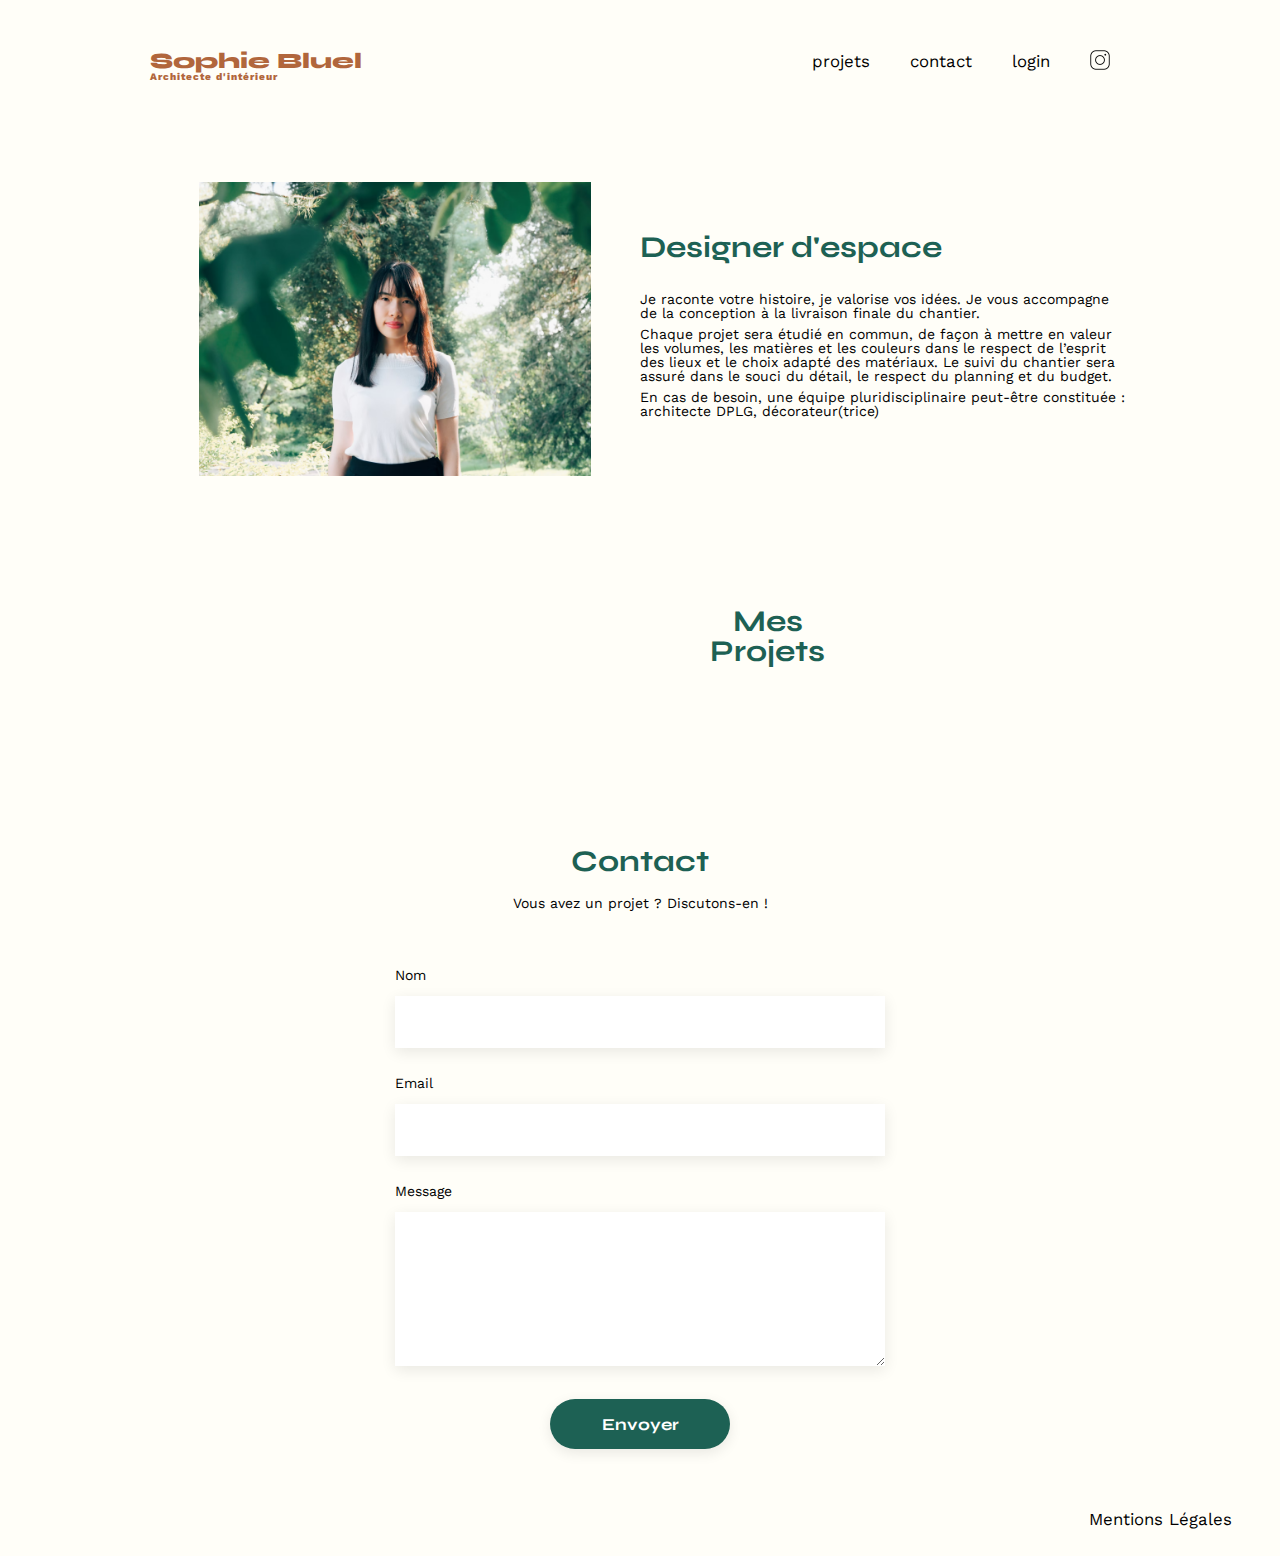
<file: FrontEnd/index.html>
<!DOCTYPE html>
<html lang="fr">
<head>
	<meta charset="UTF-8">
	<title>Sophie Bluel - Architecte d'intérieur</title>
	<meta name="viewport" content="width=device-width, initial-scale=1.0">
	<link rel="preconnect" href="https://fonts.googleapis.com">
	<link rel="preconnect" href="https://fonts.gstatic.com" crossorigin>
	<link href="https://fonts.googleapis.com/css2?family=Syne:wght@700;800&family=Work+Sans&display=swap" rel="stylesheet">
	<meta name="description" content="">
	<link rel="stylesheet" href="./assets/style.css">
	<script src="scripts/index.js" defer></script>
</head>
<body>
<header>
	<h1>Sophie Bluel <span>Architecte d'intérieur</span></h1>
	<nav>
		<ul>
			<li><a href="#portfolio">projets</a></li>
			<li><a href="#contact">contact</a></li>
			<li><a href="logIn.html">login</a></li>
			<li><img src="./assets/icons/instagram.png" alt="Instagram"></li>
		</ul>
	</nav>
</header>
<main>
	<section id="introduction">
		<figure>
			<img src="./assets/images/sophie-bluel.png" alt="">
		</figure>
		<article>
			<h2>Designer d'espace</h2>
			<p>Je raconte votre histoire, je valorise vos idées. Je vous accompagne de la conception à la livraison finale du chantier.</p>
			<p>Chaque projet sera étudié en commun, de façon à mettre en valeur les volumes, les matières et les couleurs dans le respect de l’esprit des lieux et le choix adapté des matériaux. Le suivi du chantier sera assuré dans le souci du détail, le respect du planning et du budget.</p>
			<p>En cas de besoin, une équipe pluridisciplinaire peut-être constituée : architecte DPLG, décorateur(trice)</p>
		</article>
	</section>
	<section id="portfolio">
		<div class="title">
			<h2>Mes Projets</h2>
		</div>
		<div class="filterButtons"></div>
		<div id="gallery" class="gallery"></div>
	</section>
	<section id="contact">
		<h2>Contact</h2>
		<p>Vous avez un projet ? Discutons-en !</p>
		<form action="#" method="post">
			<label for="name">Nom</label>
			<input type="text" name="name" id="name">
			<label for="email">Email</label>
			<input type="email" name="email" id="email">
			<label for="message">Message</label>
			<textarea name="message" id="message" cols="30" rows="10"></textarea>
			<input type="submit" value="Envoyer">
		</form>
	</section>
</main>

<footer>
	<nav>
		<ul>
			<li>Mentions Légales</li>
		</ul>
	</nav>
</footer>
</body>
</html>
</file>
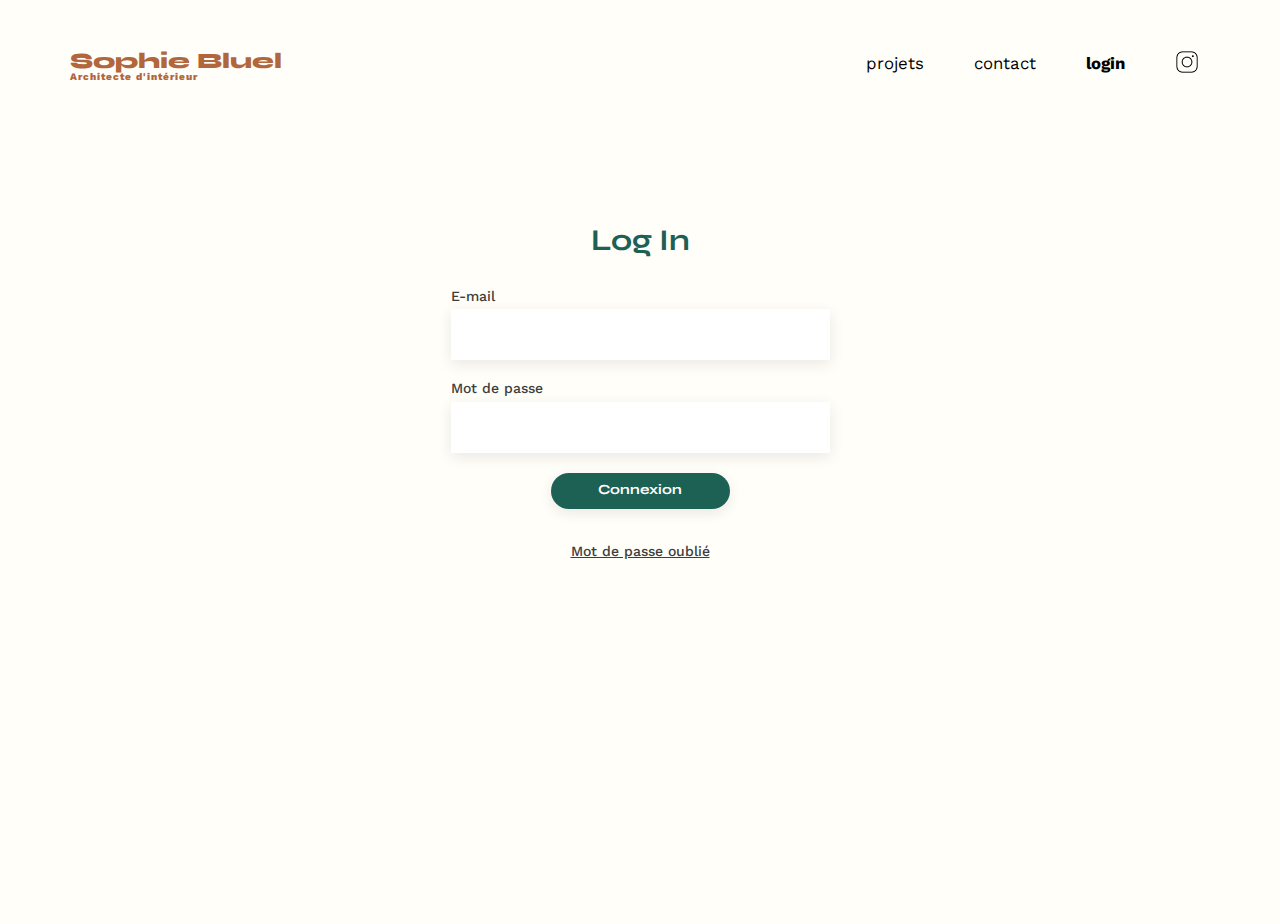
<file: FrontEnd/logIn.html>
<!DOCTYPE html>
<html lang="fr">

<head>
    <meta charset="UTF-8">
    <meta name="viewport" content="width=device-width, initial-scale=1.0">
    <title>log in</title>
    <link rel="preconnect" href="https://fonts.googleapis.com">
    <link rel="preconnect" href="https://fonts.gstatic.com" crossorigin>
    <link href="https://fonts.googleapis.com/css2?family=Syne:wght@700;800&family=Work+Sans&display=swap"
        rel="stylesheet">
    <meta name="description" content="">
    <link rel="stylesheet" href="assets/login.css">
    <script src="./scripts/user.js" type="module" defer></script>
</head>

<body>
    <header>
        <h1>Sophie Bluel <span>Architecte d'intérieur</span></h1>
        <nav>
            <ul>
                <li><a href="index.html#portfolio">projets</a></li>
                <li><a href="index.html#contact">contact</a></li>
                <li class="bold"><a href="#">login</a></li>
                <li><img src="./assets/icons/instagram.png" alt="Instagram"></li>
            </ul>
        </nav>
    </header>
    <div class="login">
        <form action="#" method="post" class="loginForm">
            <h2>Log In</h2>
            <p class="email">E-mail</p>
            <input type="email" name="email">
            <p class="mdp">Mot de passe</p>
            <input type="password" name="password"><br>
            <p id="error">identifiant incorrect</p>
            <div class="cnx">
                <input type="submit" value="Connexion"><br>
                <a href="#">Mot de passe oublié</a>
            </div>
        </form>
    </div>
    <footer>
        <p class="mentions">Mentions légales</p>
    </footer>
</body>

</html>
</file>
<file: FrontEnd/assets/style.css>
/* http://meyerweb.com/eric/tools/css/reset/
   v2.0 | 20110126
   License: none (public domain)
*/

html,
body,
div,
span,
applet,
object,
iframe,
h1,
h2,
h3,
h4,
h5,
h6,
p,
blockquote,
pre,
a,
abbr,
acronym,
address,
big,
cite,
code,
del,
dfn,
em,
img,
ins,
kbd,
q,
s,
samp,
small,
strike,
strong,
sub,
sup,
tt,
var,
b,
u,
i,
center,
dl,
dt,
dd,
ol,
ul,
li,
fieldset,
form,
label,
legend,
table,
caption,
tbody,
tfoot,
thead,
tr,
th,
td,
article,
aside,
canvas,
details,
embed,
figure,
figcaption,
footer,
header,
hgroup,
menu,
nav,
output,
ruby,
section,
summary,
time,
mark,
audio,
video {
	margin: 0;
	padding: 0;
	border: 0;
	font-size: 100%;
	font: inherit;
	vertical-align: baseline;
}

/* HTML5 display-role reset for older browsers */
article,
aside,
details,
figcaption,
figure,
footer,
header,
hgroup,
menu,
nav,
section {
	display: block;
}

body {
	line-height: 1;
}

ol,
ul {
	list-style: none;
}

blockquote,
q {
	quotes: none;
}

blockquote:before,
blockquote:after,
q:before,
q:after {
	content: '';
	content: none;
}

table {
	border-collapse: collapse;
	border-spacing: 0;
}

/** end reset css**/
body {
	margin: auto;
	font-family: 'Work Sans';
	font-size: 14px;
	background: #FFFEF8;

}

/* barre edition mode */

.bar-edition {
	height: 59px;
	gap: 0px;
	opacity: 0px;
	display: flex;
	justify-content: center;
	align-items: center;
	position: relative;
	top: 0;
	background: #000;
}

.bar-edition .fa-pen-to-square {
	width: 15.58px;
	height: 15.58px;
	top: 2px;
	gap: 0px;
	opacity: 0px;
	color: #ffffff;


}

.bar-edition p {
	font-family: 'Work Sans';
	font-size: 16px;
	font-weight: 400;
	line-height: 18.77px;
	text-align: center;
	color: #ffffff;
}

header {
	display: flex;
	justify-content: space-between;
	margin: 50px 0;
	padding: 0px 150px 0px 150px;

}

section {
	margin: 50px 0
}

h1 {
	display: flex;
	flex-direction: column;
	font-family: 'Syne';
	font-size: 22px;
	font-weight: 800;
	color: #B1663C
}

h1>span {
	font-family: 'Work Sans';
	font-size: 10px;
	letter-spacing: 0.1em;
	;
}

h2 {
	font-family: 'Syne';
	font-weight: 700;
	font-size: 30px;
	color: #1D6154
}

li a {
	color: inherit;
	text-decoration: none;
}

nav ul {
	display: flex;
	align-items: center;
	list-style-type: none;

}

nav li {
	padding: 0 20px;
	font-size: 1.2em;
}

li:hover,
li a:hover {
	font-weight: bold;


}

nav li img {
	width: 20px;
	height: 20px;
}

main {
	padding: 0px 150px 0px 150px;
	margin-top: 100px;
}

#introduction {
	display: flex;
	align-items: center;
}

#introduction figure {
	flex: 1
}

#introduction img {
	display: block;
	margin: auto;
	width: 80%;
}

#introduction article {
	flex: 1
}

#introduction h2 {
	margin-bottom: 1em;
}

#introduction p {
	margin-bottom: 0.5em;
}

#portfolio h2 {
	text-align: center;


}

.gallery {
	width: 100%;
	display: grid;
	grid-template-columns: 1fr 1fr 1fr;
	grid-column-gap: 20px;
	grid-row-gap: 20px;
}

.gallery img {
	width: 100%;

}

#contact {
	width: 50%;
	margin: auto;
}

#contact>* {
	text-align: center;

}

#contact h2 {
	margin-bottom: 20px;
}

#contact form {
	text-align: left;
	margin-top: 30px;
	display: flex;
	flex-direction: column;
}

#contact input {
	height: 50px;
	font-size: 1.2em;
	border: none;
	box-shadow: 0px 4px 14px rgba(0, 0, 0, 0.09);
}

#contact input[type="submit"]:hover {
	background: #0E2F28;
	cursor: pointer;

}

#contact label {
	margin: 2em 0 1em 0;
}

#contact textarea {
	border: none;
	box-shadow: 0px 4px 14px rgba(0, 0, 0, 0.09);
}

input[type="submit"] {
	font-family: 'Syne';
	font-weight: 700;
	color: white;
	background-color: #1D6154;
	margin: 2em auto;
	width: 180px;
	text-align: center;
	border-radius: 60px;
}

footer nav ul {
	display: flex;
	justify-content: flex-end;
	margin: 2em
}

.title {
	display: flex;
	align-items: center;
	padding-left: 560px;
	padding-right: 350px;
	margin-bottom: 80px;
	margin-top: 130px;
}

#portfolio .fa-pen-to-square {
	margin-left: 20px;
}

#portfolio a {
	margin-left: 8px;
	text-decoration: none;
	color: #000;
}


/* boutons filtre */
.filterButtons {
	display: flex;
	justify-content: center;
	gap: 10px;
	margin-bottom: 50px;
}

.btnFilter {

	font-family: "Syne";
	font-size: 16px;
	font-weight: 700;
	border-radius: 60px;
	border: 1px;
	opacity: 0px;
	text-align: center;
	color: #1D6154;
	border: 1px solid #1D6154;
	background: #ffffff;
}

.button-selected {
	background-color: #1D6154;
	color: white;
}

.btn-tous {
	width: 100px;
	height: 37px;

}

#btnFilter-1 {
	width: 100px;
	height: 37px;
}

#btnFilter-2 {
	width: 157px;
	height: 37px;
}

#btnFilter-3 {
	width: 198px;
	height: 37px;

}

.btnFilter:hover {
	background: #1D6154;
	color: #ffffff;
}

/********************* fenetre modal *********************/
.modal-container {
	display: none;
	position: fixed;
	top: 0;
	width: 100vw;
	height: 100vh;
	max-width: 100%;
}

.modal-container.active {
	display: block;
}

.overlay {
	position: absolute;
	width: 100%;
	height: 100%;
	background: #0000004D;
}

.modal {
	width: 570px;
	height: 610px;
	border-radius: 10px;
	max-width: 630px;
	min-width: 300px;
	padding: 30px;
	background: #ffffff;
	position: absolute;
	top: 50%;
	left: 50%;
	display: flex;
	flex-direction: column;
	justify-content: center;
	align-items: center;
	transform: translate(-50%, -50%);
}

#close-modal {
	position: fixed;
	right: 40px;
	top: 40px;
	width: 24px;
	height: 24px;
	padding: 6px 5.99px 5.99px 6px;
	gap: 0px;
	opacity: 0px;
	display: flex;
	justify-content: center;
	align-items: center;
	background: #ffffff;
	border: 0;
	cursor: pointer;
}

.modal h2 {
	width: 173px;
	height: 30px;
	margin-top: 25px;
	font-family: 'Work Sans';
	font-size: 26px;
	font-weight: 400;
	line-height: 30.5px;
	text-align: center;
	color: #000000;


}

.grid-photo {
	position: relative;
	width: 72%;
	height: 70%;
	margin: 40px;
	display: grid;
	grid-template-columns: repeat(5, 1fr);
	grid-template-rows: 1fr 1fr 1fr 50px;
	gap: 30px 10px;
	border-bottom: 1px solid#B3B3B3;
}


.grid-photo img {
	max-width: 100%;
	max-height: 100%;
	object-fit: cover;
}

.grid-photo div {
	display: flex;
	justify-content: end;
}

.delete-icon {
	position: absolute;
	display: flex;
	justify-content: center;
	align-items: center;
	cursor: pointer;
	font-size: 10px;
	width: 17px;
	height: 17px;
	margin: 5px;
	gap: 0px;
	border-radius: 2px;
	opacity: 0px;
	color: #ffffff;
	background: #000;

}


#addphoto {
	width: 237px;
	height: 36px;
	top: 1267px;
	left: 600px;
	gap: 0px;
	border: 0;
	border-radius: 60px;
	opacity: 0px;
	font-family: Syne;
	font-size: 14px;
	font-weight: 700;
	line-height: 16.8px;
	text-align: center;
	cursor: pointer;
	background: #1D6154;
	color: #ffffff;
}

/* fenetre modal ajout photo  */

.modal-container-add-photo {
	display: none;
	position: fixed;
	top: 0;
	width: 100vw;
	height: 100vh;
	max-width: 100%;
}

.modal-container-add-photo.active {
	display: block;
}


#close-modal-add {
	position: fixed;
	right: 40px;
	top: 25px;
	width: 24px;
	height: 24px;
	padding: 6px 5.99px 5.99px 6px;
	gap: 0px;
	opacity: 0px;
	font-size: 10px;
	display: flex;
	justify-content: center;
	align-items: center;
	background: #ffffff;
	border: 0;
	cursor: pointer;
}

.container-add-newphoto {
	width: 75%;
	height: 90%;
	display: flex;
	flex-direction: column;
	justify-content: center;
	align-items: center;


}

.separationbar {
	border-bottom: 1px solid #B3B3B3;
	width: 100%;
	height: 2px;
	margin-top: 50px;
}

.container-newphoto {
	width: 420px;
	height: 169px;
	margin-top: 5px;
	margin-bottom: 20px;
	border-radius: 3px;
	display: flex;
	flex-direction: column;
	justify-content: center;
	align-items: center;
	gap: 10px;
	background: #E8F1F6;
}

.container-newphoto img {
	max-width: 420px;
	height: 169px;

}

.visu-photo.active {
	display: none;
}

.visu-photo {
	width: 100%;
	height: 100%;
	border-radius: 3px;
	display: flex;
	flex-direction: column;
	justify-content: center;
	align-items: center;
	gap: 10px;
	background: #E8F1F6;
}

.visu-photo p {
	font-family: 'Work Sans';
	font-size: 10px;
	font-weight: 400;
	line-height: 11.73px;
	margin-bottom: 15px;
	text-align: center;
	color: #444444;

}

#browse-button {
	width: 173px;
	height: 36px;
	gap: 0px;
	border-radius: 50px;
	opacity: 0px;
	cursor: pointer;
	background: #CBD6DC;
	font-family: 'Work Sans';
	font-size: 14px;
	font-weight: 500;
	line-height: 16.42px;
	text-align: center;
	border: 0;
	color: #306685;

}

.fa-image {
	top: 799px;
	left: 681px;
	padding: 9.5px 3.93px 6.88px 3.93px;
	margin-top: 15px;
	gap: 0px;
	opacity: 0px;
	font-size: 68px;
	padding: 0;
	color: #B9C5CC;


}

form {
	width: 100%;
	height: 100%;
	display: flex;
	flex-direction: column;
}

#valide-photo {
	width: 237px;
	height: 36px;
	border: 0;
	margin-top: 30px;
	margin-bottom: 0;
	border-radius: 60px;
	opacity: 0px;
	font-family: "Syne";
	font-size: 14px;
	font-weight: 700;
	line-height: 16.8px;
	text-align: center;
	cursor: pointer;
	background: #A7A7A7;
	color: #ffffff;
	cursor: not-allowed;
}

#valide-photo.enabled {
	background-color: #1D6154;
	color: white;
	cursor: pointer;
}


#return-modal {
	position: fixed;
	left: 40px;
	top: 25px;
	width: 24px;
	height: 24px;
	padding: 6px 5.99px 5.99px 6px;
	gap: 0px;
	opacity: 0px;
	display: flex;
	justify-content: center;
	align-items: center;
	background: #ffffff;
	border: 0;
	cursor: pointer;
}

#category {
	width: 420px;
	height: 51px;
	padding: 0 10px;
	border: 0;
	cursor: pointer;
	background: #FFFFFF;
	color: gray;
	box-shadow: 0px 4px 14px 0px #00000017;

}

#title {
	width: 420px;
	height: 51px;
	top: 1011px;
	left: 510px;
	gap: 0px;
	opacity: 0px;
	border: 0;
	outline: none;
	background: #FFFFFF;
	box-shadow: 0px 4px 14px 0px #00000017;


}

label[for="title"] {
	width: 32px;
	height: 16px;
	margin-bottom: 10px;
	margin-top: 5px;
	gap: 0px;
	opacity: 0px;
	font-family: 'Work Sans';
	font-size: 14px;
	font-weight: 600;
	line-height: 16.42px;
	text-align: left;
	color: #3D3D3D;


}

label[for="category"] {
	width: 65px;
	height: 16px;
	margin-bottom: 10px;
	margin-top: 25px;
	gap: 0px;
	opacity: 0px;
	font-family: 'Work Sans';
	font-size: 14px;
	font-weight: 600;
	line-height: 16.42px;
	text-align: left;
	color: #3D3D3D;


}

.container-add-newphoto h2 {
	font-family: 'Work Sans';
	font-size: 26px;
	font-weight: 400;
	line-height: 30.5px;
	text-align: center;
	margin-bottom: 30px;
}
</file>
<file: FrontEnd/assets/login.css>
/* http://meyerweb.com/eric/tools/css/reset/
   v2.0 | 20110126
   License: none (public domain)
*/

html,
body,
div,
span,
applet,
object,
iframe,
h1,
h2,
h3,
h4,
h5,
h6,
p,
blockquote,
pre,
a,
abbr,
acronym,
address,
big,
cite,
code,
del,
dfn,
em,
img,
ins,
kbd,
q,
s,
samp,
small,
strike,
strong,
sub,
sup,
tt,
var,
b,
u,
i,
center,
dl,
dt,
dd,
ol,
ul,
li,
fieldset,
form,
label,
legend,
table,
caption,
tbody,
tfoot,
thead,
tr,
th,
td,
article,
aside,
canvas,
details,
embed,
figure,
figcaption,
footer,
header,
hgroup,
menu,
nav,
output,
ruby,
section,
summary,
time,
mark,
audio,
video {
    margin: 0;
    padding: 0;
    border: 0;
    font-size: 100%;
    font: inherit;
    vertical-align: baseline;
}

/* HTML5 display-role reset for older browsers */
article,
aside,
details,
figcaption,
figure,
footer,
header,
hgroup,
menu,
nav,
section {
    display: block;
}

body {
    line-height: 1;
}

ol,
ul {
    list-style: none;
}

blockquote,
q {
    quotes: none;
}

blockquote:before,
blockquote:after,
q:before,
q:after {
    content: '';
    content: none;
}

table {
    border-collapse: collapse;
    border-spacing: 0;
}

body {
    max-width: 1140px;
    margin: auto;
    font-family: 'Work Sans';
    font-size: 14px;
    background: #FFFEF8;

}

header {
    display: flex;
    justify-content: space-between;
    margin: 50px 0
}

section {
    margin: 50px 0
}

h1 {
    display: flex;
    flex-direction: column;
    font-family: 'Syne';
    font-size: 22px;
    font-weight: 800;
    color: #B1663C
}

h1>span {
    font-family: 'Work Sans';
    font-size: 10px;
    letter-spacing: 0.1em;
    ;
}

.bold a {
    font-weight: bold;
}

li a {
    color: inherit;
    text-decoration: none;
}

nav ul {
    display: flex;
    align-items: center;
    list-style-type: none;
    gap: 30px;

}

nav li {
    padding: 0 10px;
    font-size: 1.2em;
}

li:hover,
li a:hover {
    font-weight: bold;
}



nav li img {
    width: 22px;
    height: 22px;
    padding: 1px 1.65px 1.65px 1px;
    gap: 0px;
    opacity: 0px;

}

h2 {
    width: 100px;
    height: 36px;
    top: 242px;
    left: 669px;
    font-family: Syne;
    font-size: 30px;
    font-weight: 700;
    line-height: 36px;
    text-align: center;
    margin: auto;
    padding-bottom: 30px;
    color: #1D6154
}

.login {
    display: flex;
    flex-direction: column;
    justify-content: center;
    align-items: center;
    margin: 100px;
    padding-top: 40px;
    gap: 10px;
}

#error {
    display: none;
    color: red;
}

form p {
    margin-bottom: 5px;
    font-family: Work Sans;
    font-size: 14px;
    font-weight: 500;
    line-height: 16.42px;
    text-align: left;
    color: #3D3D3D;


}

form input {
    padding: 0;
    margin-bottom: 20px;
    width: 379px;
    height: 51px;
    background: #ffffff;
    border: none;
    outline: none;
    box-shadow: 0px 4px 14px 0px #00000017;

}

.cnx {
    display: flex;
    flex-direction: column;
    justify-content: center;
    align-items: center;
}

form a {
    font-family: Work Sans;
    font-size: 14px;
    font-weight: 500;
    line-height: 16.42px;
    text-align: left;
    color: #3D3D3D;

}

.cnx input {
    font-family: Syne;
    font-size: 14px;
    font-weight: 700;
    line-height: 16.8px;
    text-align: center;
    width: 179px;
    height: 36px;
    top: 529px;
    left: 630px;
    gap: 0px;
    border-radius: 60px;
    background: #1D6154;
    color: white;
    cursor: pointer;

}

footer {
    position: absolute;
    bottom: 0;
    width: 1440px;
    height: 60px;
    gap: 0px;
    opacity: 0px;
    display: flex;
    text-align: center;

}

.mentions {
    position: relative;
    top: 24px;
    left: 1224px;
    gap: 0px;
    opacity: 0px;
    font-family: Work Sans;
    font-size: 14px;
    font-weight: 300;
    line-height: 16.42px;
    text-align: left;

}
</file>
